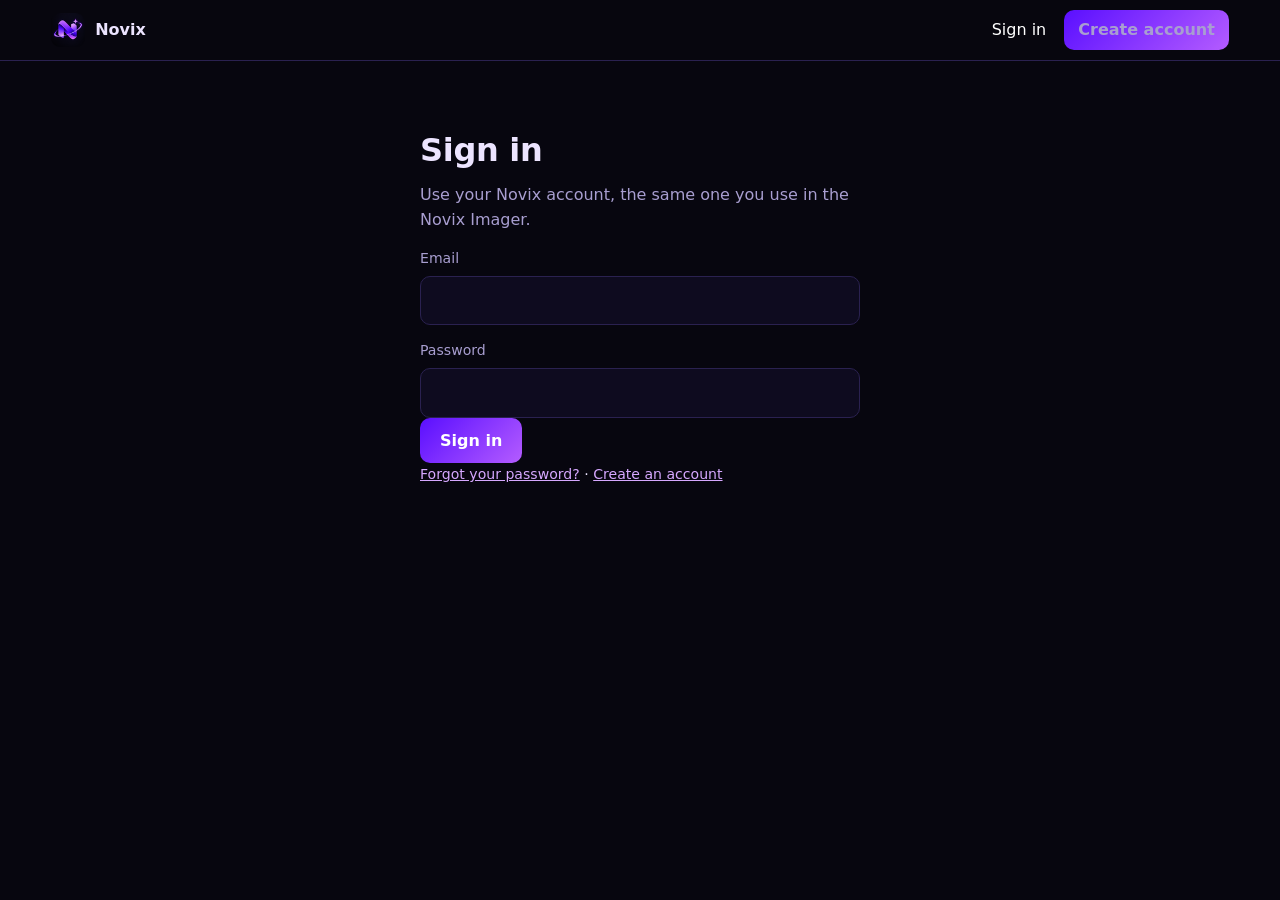
<file: app.html>
<!doctype html>
<html lang="en">
<head>
  <meta charset="UTF-8" />
  <meta name="viewport" content="width=device-width, initial-scale=1.0" />
  <meta http-equiv="Content-Security-Policy" content="default-src 'self'; script-src 'self'; style-src 'self'; img-src 'self' data: blob: https://*.supabase.co; connect-src 'self' https://*.supabase.co;" />
  <meta name="theme-color" content="#07060f" />
  <title>Novix Network</title>
  <link rel="icon" href="assets/favicon.png" />
  <script type="module" crossorigin src="./assets/app-DNahvG9W.js"></script>
  <link rel="stylesheet" crossorigin href="./assets/app-DG1XPw6j.css">
</head>
<body>
  <div id="app"><p>Loading...</p></div>
</body>
</html>
</file>
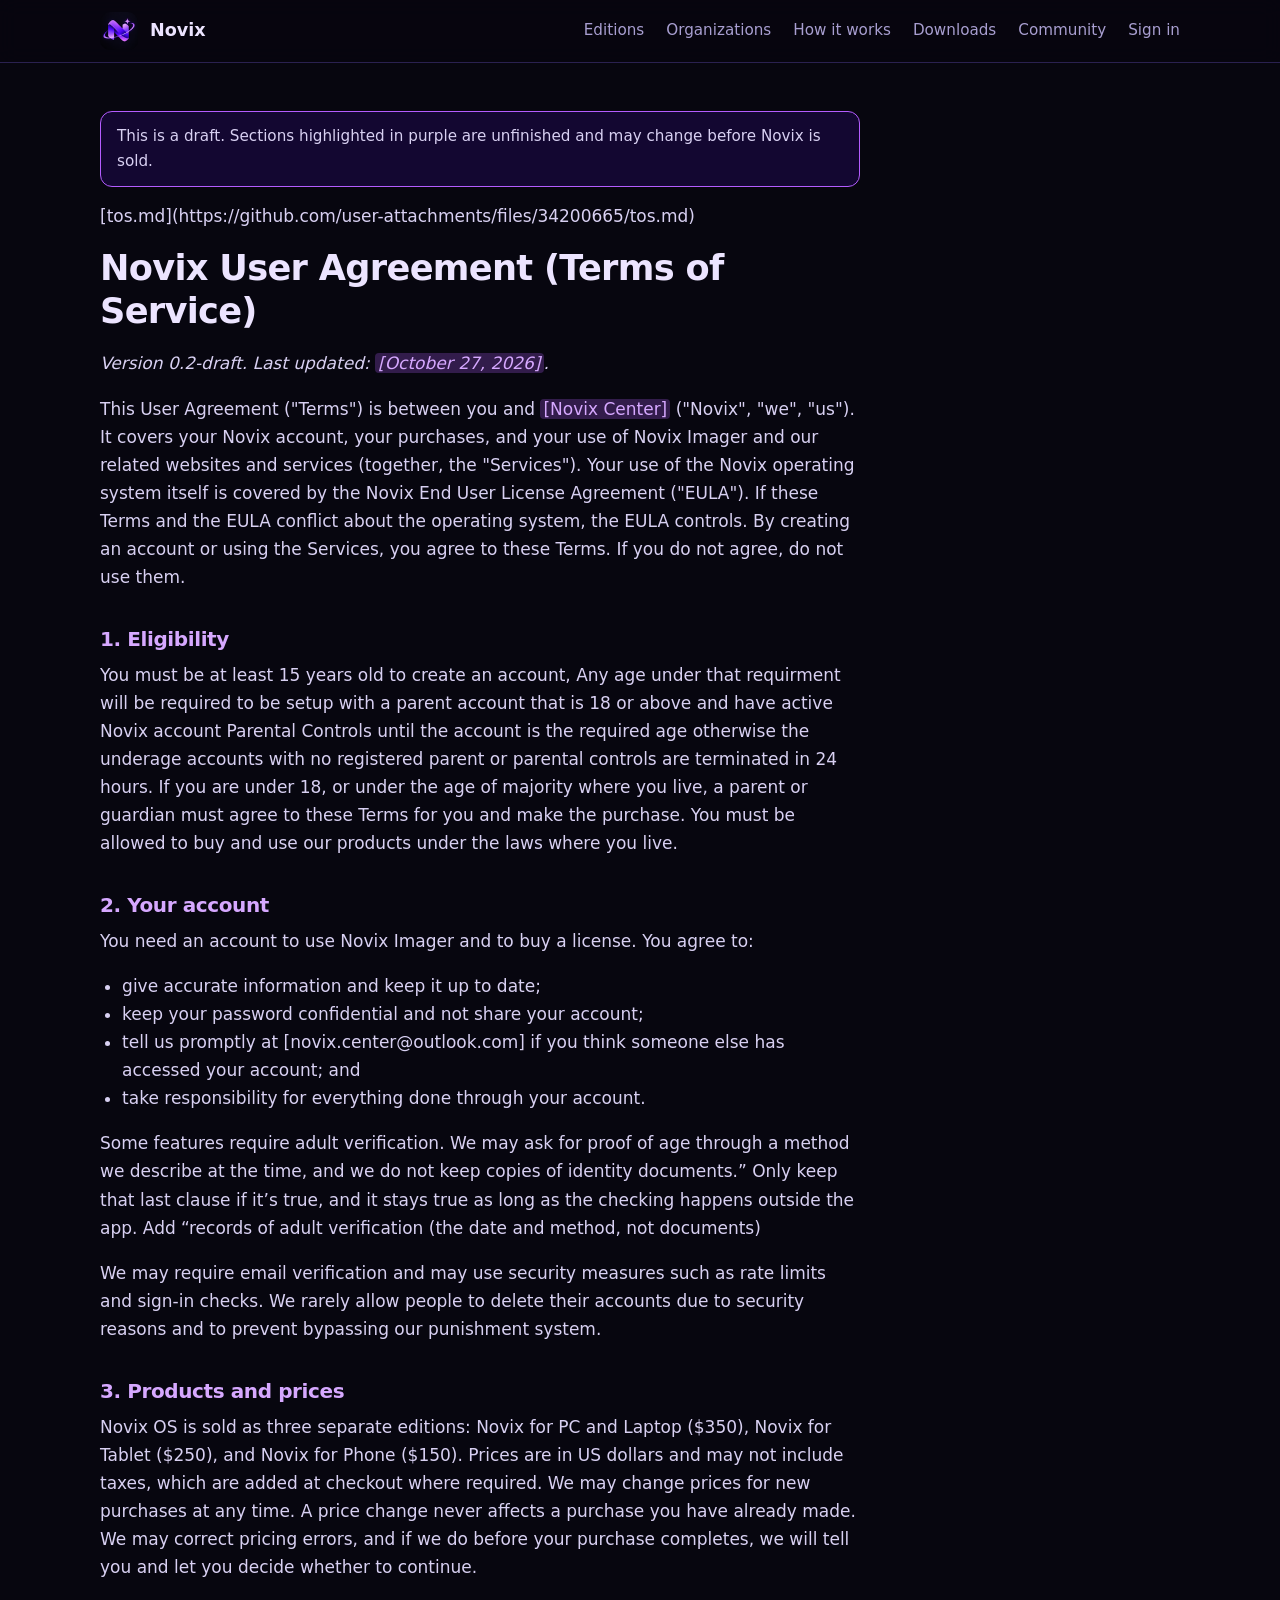
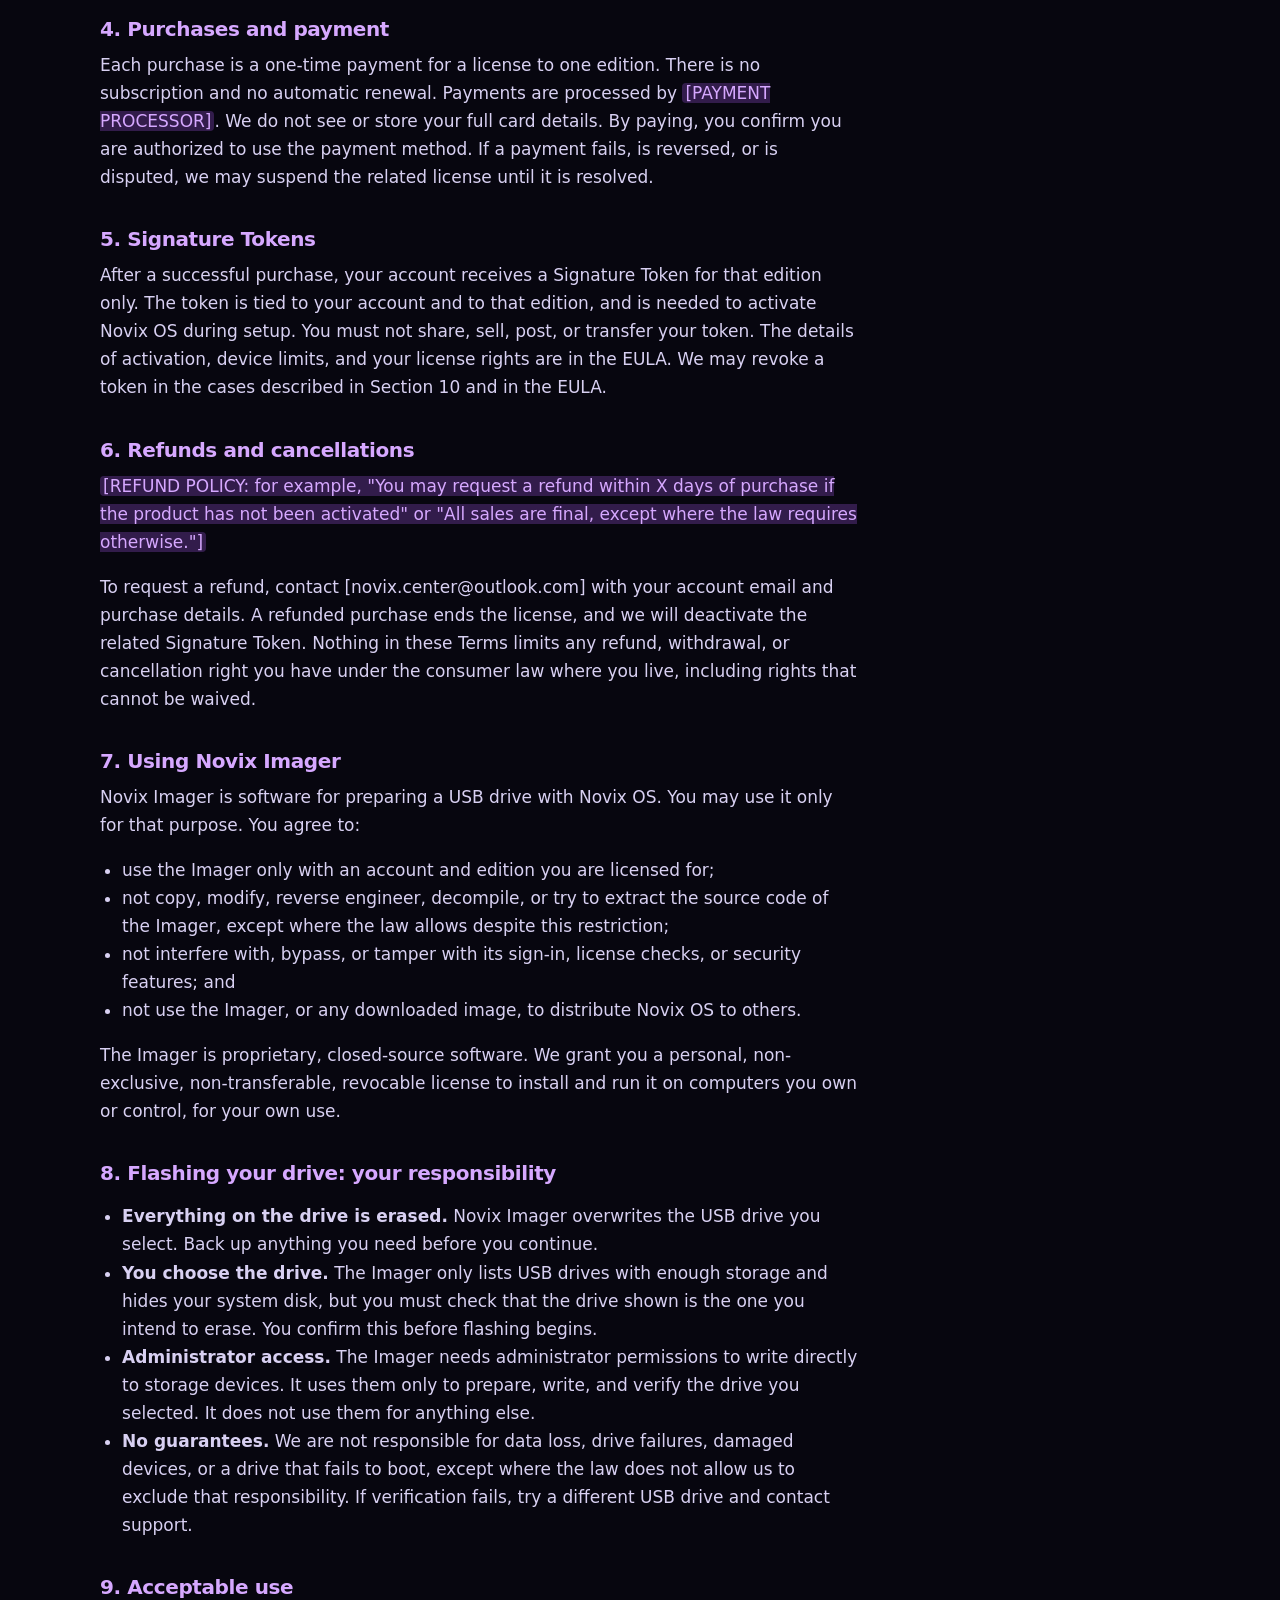
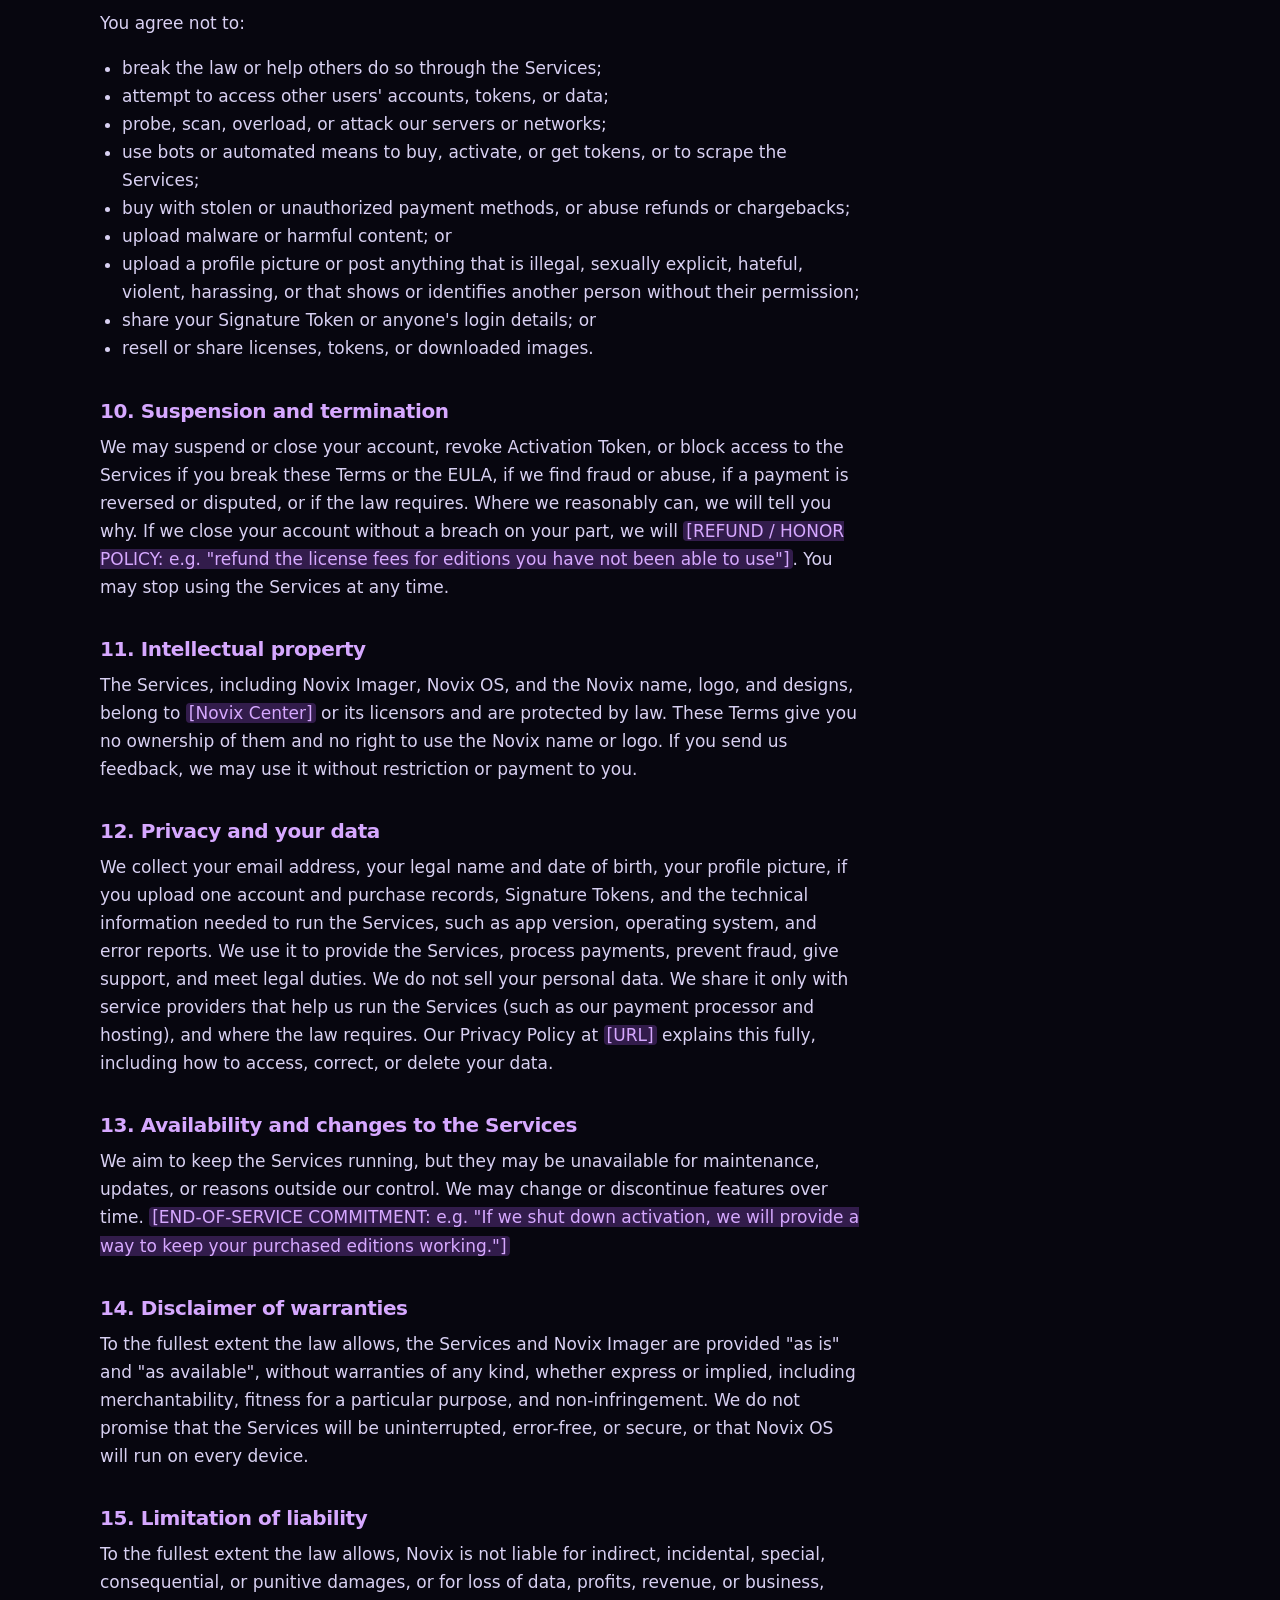
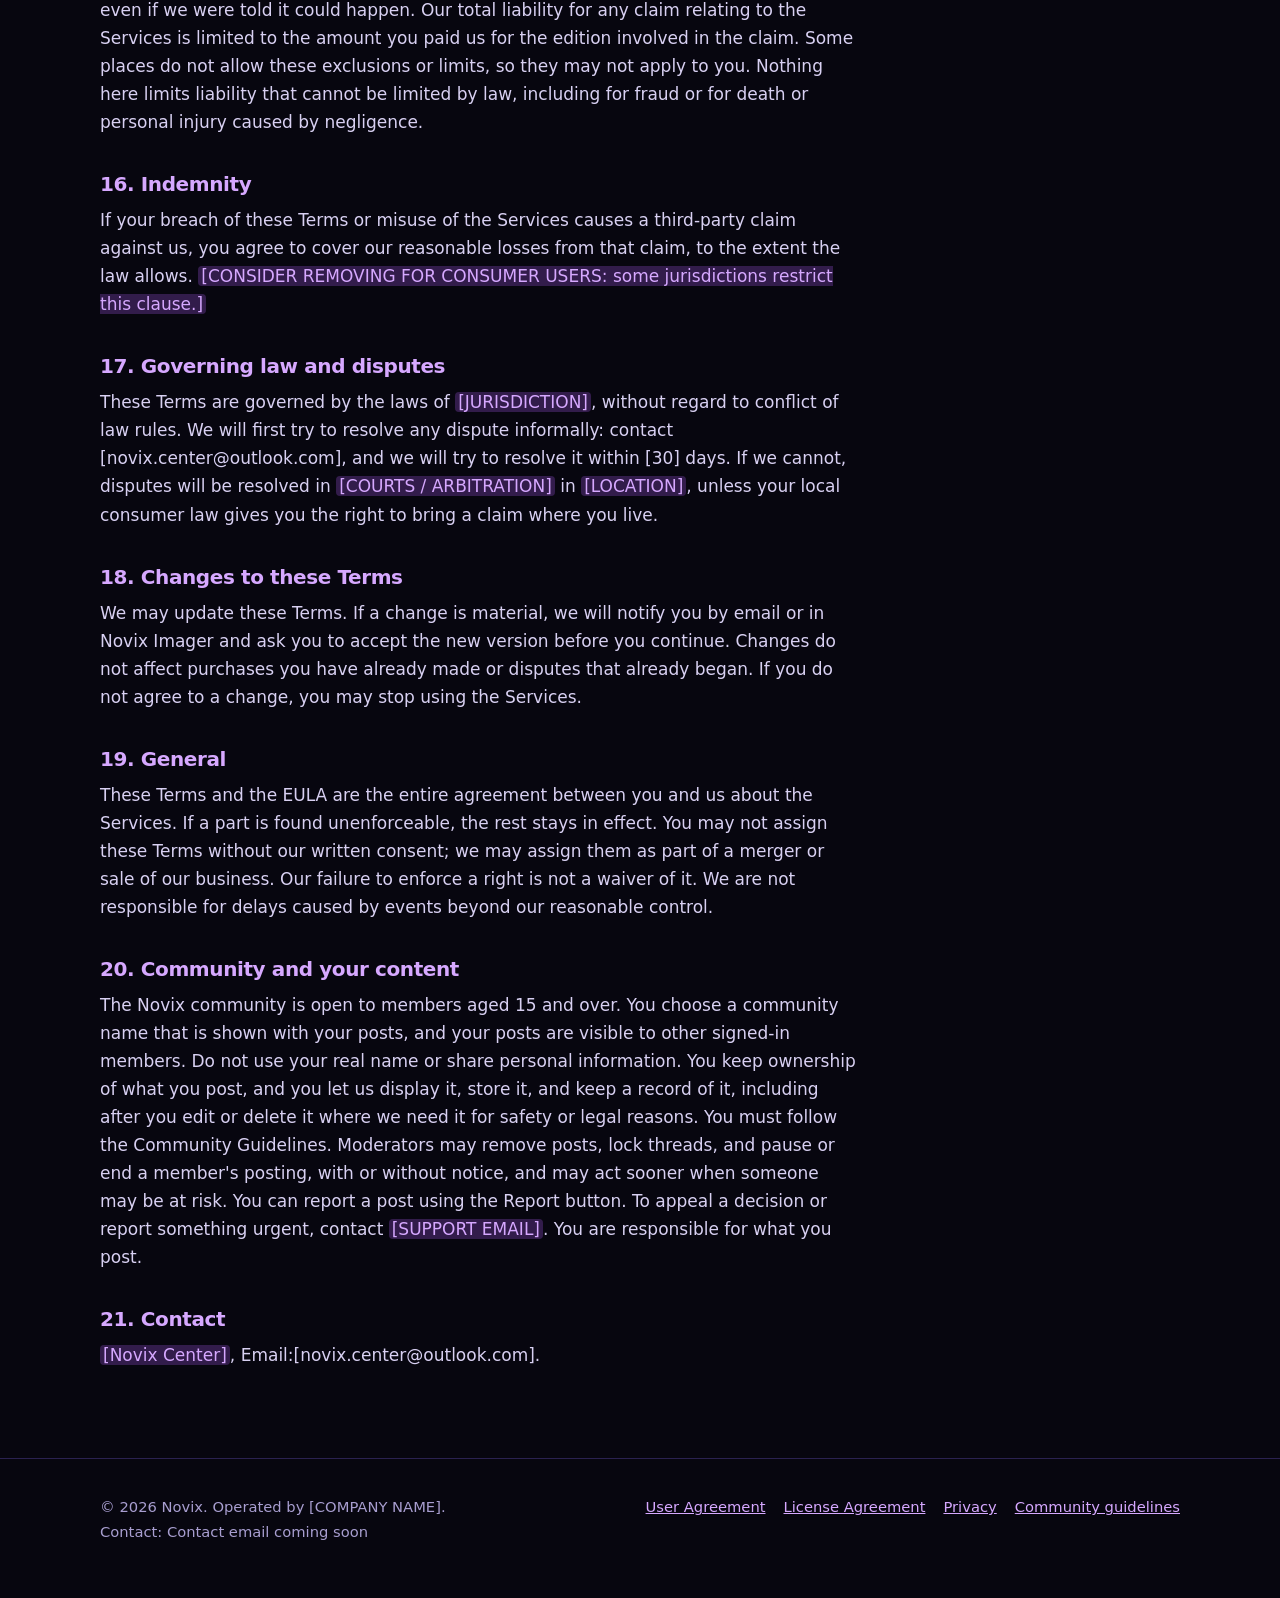
<file: terms.html>
<!doctype html>
<html lang="en">
<head>
  <meta charset="utf-8" />
  <meta name="viewport" content="width=device-width, initial-scale=1" />
  <title>Novix User Agreement</title>
  <meta name="description" content="The Novix User Agreement (Terms of Service)." />
  <meta name="theme-color" content="#07060f" />
  <link rel="icon" href="assets/favicon.png" />
  <link rel="stylesheet" href="style.css" />
</head>
<body>
<header class="site"><div class="wrap">
  <a class="brand" href="index.html"><img src="assets/favicon.png" alt="" />Novix</a>
  <nav class="main" aria-label="Main"><a href="index.html#editions">Editions</a><a href="index.html#organizations">Organizations</a><a href="index.html#how">How it works</a><a href="app.html#/downloads">Downloads</a><a href="app.html#/forum">Community</a><a href="app.html#/login">Sign in</a></nav>
</div></header>
<main class="wrap"><article class="doc" id="doc" data-doc="terms" data-title="User Agreement (Terms of Service)"><p class="dim">Loading...</p></article></main>
<footer><div class="wrap">
  <div>&copy; <span data-year></span> Novix. Operated by <span data-company></span>.<br />Contact: <a href="#" data-email data-show-value>support</a></div>
  <nav aria-label="Legal"><a href="terms.html">User Agreement</a><a href="license.html">License Agreement</a><a href="privacy.html">Privacy</a><a href="community.html">Community guidelines</a></nav>
</div></footer>
<script src="site.js"></script>
<script src="legal.js"></script>
</body></html>
</file>
<file: assets/app-DG1XPw6j.css>
:root{--ink: #07060f;--panel: #0e0b1f;--panel2: #15112d;--line: #2a2150;--violet: #5a0fff;--orchid: #b45cff;--lav: #d6a8ff;--mist: #ece4ff;--dim: #a89ed0;--bad: #ff7a90;--good: #7fe3b0}*{box-sizing:border-box}body{margin:0;background:var(--ink);color:var(--mist);font:16px/1.6 Segoe UI Variable,Segoe UI,system-ui,sans-serif}a{color:var(--lav)}a:hover{color:#fff}a:focus-visible,button:focus-visible,input:focus-visible,textarea:focus-visible{outline:2px solid var(--orchid);outline-offset:2px}h1,h2,h3{margin:0 0 .4em;line-height:1.2;letter-spacing:-.01em}h1{font-size:2rem}h2{font-size:1.2rem}h3{font-size:1.05rem}p{margin:0 0 .9em}.dim{color:var(--dim)}.small{font-size:.88rem}.bar{position:sticky;top:0;z-index:4;display:flex;justify-content:space-between;align-items:center;gap:16px;padding:10px 4vw;background:#07060fe6;border-bottom:1px solid var(--line)}.brand{display:flex;align-items:center;gap:10px;color:var(--mist);text-decoration:none;font-weight:700}.brand img{width:34px;height:34px;border-radius:9px}.bar nav{display:flex;align-items:center;gap:18px;flex-wrap:wrap}.bar nav a{color:var(--dim);text-decoration:none}.bar nav a.on,.bar nav a:hover{color:#fff}.page{width:min(860px,92vw);margin:0 auto;padding:34px 0 80px}.narrow{max-width:440px;margin:4vh auto 0}label{display:block;font-size:.88rem;color:var(--dim);margin:14px 0 6px}input,textarea{width:100%;background:var(--panel);border:1px solid var(--line);color:var(--mist);padding:11px 13px;border-radius:10px;font:inherit;color-scheme:dark}textarea{min-height:140px;resize:vertical}input[type=checkbox]{width:auto;margin-right:8px}input[type=file]{display:none}.check{display:flex;align-items:flex-start;font-size:.92rem;color:var(--mist)}.btn{display:inline-block;background:linear-gradient(135deg,var(--violet),var(--orchid));color:#fff;border:0;padding:10px 20px;border-radius:10px;font:inherit;font-weight:600;cursor:pointer;text-decoration:none}.btn:hover:not(:disabled){filter:brightness(1.12);color:#fff}.btn:disabled{opacity:.45;cursor:not-allowed}.btn.ghost{background:transparent;border:1px solid var(--line);color:var(--mist)}.btn.small{margin:0;padding:7px 14px}.btn.danger{background:#b3263f}.link{background:none;border:0;color:var(--lav);font:inherit;cursor:pointer;padding:0;margin:0}.link:hover{color:#fff}.row{display:flex;gap:10px;flex-wrap:wrap;align-items:center}.row.end{justify-content:flex-end}.top{display:flex;justify-content:space-between;align-items:center;gap:14px;flex-wrap:wrap}.panel,.card{background:var(--panel);border:1px solid var(--line);border-radius:16px;padding:20px 22px;margin-bottom:14px;display:block}a.card{text-decoration:none;color:var(--mist)}a.card:hover{border-color:var(--orchid)}.error{color:var(--bad)}.tok{color:var(--lav)}.empty{color:var(--dim);border:1px dashed var(--line);border-radius:12px;padding:16px}.msg{border-radius:12px;padding:10px 14px;margin-bottom:16px}.msg.error{border:1px solid var(--bad)}.msg.tok{border:1px solid var(--orchid);background:#5a0fff24}.avatar{width:40px;height:40px;border-radius:50%;object-fit:cover;flex:none;background:var(--violet);color:#fff;display:inline-grid;place-items:center;font-weight:700}.avatar.big{width:96px;height:96px;font-size:38px}.avrow{display:flex;gap:20px;align-items:center}.badge{font-size:.75rem;color:var(--lav);border:1px solid var(--orchid);border-radius:99px;padding:0 8px;margin-left:6px}.dl{display:flex;justify-content:space-between;align-items:center;gap:16px;flex-wrap:wrap;padding:14px 0;border-top:1px solid var(--line)}.dl:first-of-type{border-top:0}.mono{font-family:ui-monospace,Consolas,monospace;font-size:.78rem;word-break:break-all;color:var(--dim)}.thread{display:flex;justify-content:space-between;gap:14px;padding:14px 0;border-top:1px solid var(--line)}.thread:first-child{border-top:0}.thread a{font-weight:600;text-decoration:none}.post{padding:18px 0;border-top:1px solid var(--line)}.post:first-of-type{border-top:0}.who{display:flex;gap:12px;align-items:center;margin-bottom:8px}.who small{display:block;color:var(--dim)}.body{white-space:pre-wrap;overflow-wrap:anywhere}.acts{display:flex;gap:14px;margin-top:8px;font-size:.88rem}.overlay{position:fixed;top:0;right:0;bottom:0;left:0;background:#04030abf;display:grid;place-items:center;z-index:10}.modal{background:var(--panel2);border:1px solid var(--line);border-radius:16px;padding:24px;width:min(440px,90vw)}.announcement-form{margin-bottom:18px}.announcement{margin-top:12px}.announcement-head{display:flex;align-items:center;justify-content:space-between;gap:12px;margin-bottom:10px}.announcement-body{white-space:pre-wrap;word-break:break-word;color:var(--mist)}.announcement-meta{margin-top:10px;color:var(--dim);font-size:.8rem}.danger-link{color:#ff9aa7}.danger-link:hover{color:#ffd4db}.home-shell{display:flex;flex-direction:column;gap:26px}.home-hero{display:grid;grid-template-columns:1.5fr .9fr;gap:22px;background:linear-gradient(135deg,#5a0fff29,#140e20cc);border:1px solid var(--line);border-radius:22px;padding:30px;min-height:240px}.hero-copy{display:flex;flex-direction:column;justify-content:center}.kicker{display:inline-block;color:var(--lav);letter-spacing:.08em;text-transform:uppercase;font-size:.72rem;font-weight:700;margin-bottom:8px}.hero-copy h1{font-size:clamp(2.2rem,4vw,4rem);margin-bottom:8px}.hero-copy p{max-width:560px;color:var(--dim);font-size:1.05rem}.hero-actions{display:flex;gap:12px;flex-wrap:wrap;margin-top:16px}.hero-panel{background:#110e1be6;border:1px solid var(--line);border-radius:20px;padding:16px;display:flex;flex-direction:column;justify-content:center;min-height:180px}.hero-panel-top{display:flex;align-items:center;gap:10px;color:var(--lav);font-weight:600;margin-bottom:18px}.dot{width:10px;height:10px;border-radius:50%;background:linear-gradient(135deg,var(--good),#9df0c7);box-shadow:0 0 18px #7df5afcc}.hero-panel-body{display:flex;flex-direction:column;gap:12px}.mini-row{display:flex;justify-content:space-between;gap:12px;padding:10px 0;border-bottom:1px solid var(--line);color:var(--dim)}.mini-row strong{color:var(--mist)}.home-grid-stats{display:grid;grid-template-columns:repeat(4,minmax(0,1fr));gap:16px}.home-stat{background:var(--panel);border:1px solid var(--line);border-radius:18px;padding:18px 16px;min-height:110px}.home-stat.good{border-color:#7de3b099}.home-stat.neutral{border-color:#d4a8ff80}.stat-label{color:var(--dim);font-size:.8rem;text-transform:uppercase;letter-spacing:.08em;margin-bottom:12px}.stat-value{font-size:1.4rem;font-weight:700;color:var(--mist)}.home-stack{display:grid;grid-template-columns:1.7fr .9fr;gap:22px}.panel-header{display:flex;justify-content:space-between;align-items:center;gap:12px;margin-bottom:16px}.announcement-editor{background:#ffffff05;border:1px solid var(--line);border-radius:14px;padding:16px;margin-bottom:18px}.announcement-card{border:1px solid var(--line);background:#ffffff05;border-radius:16px;padding:18px;margin-bottom:14px}.announcement-top{display:flex;justify-content:space-between;align-items:center;gap:12px;margin-bottom:10px}.announcement-title{font-weight:700;font-size:1.05rem}.side-stack{display:flex;flex-direction:column;gap:18px}.stack-links{display:flex;flex-direction:column;gap:12px}.stack-links a,.muted-link{color:var(--lav);text-decoration:none;border:1px solid var(--line);background:#ffffff05;border-radius:12px;padding:10px 12px;display:block}.stack-links a:hover{border-color:var(--orchid);color:#fff}.muted-link{opacity:.8}@media (max-width: 860px){.home-hero,.home-stack,.home-grid-stats{grid-template-columns:1fr}.home-hero{padding:18px}}.shell{display:grid;grid-template-columns:268px minmax(0,1fr);min-height:100vh}.side{position:sticky;top:0;height:100vh;overflow-y:auto;display:flex;flex-direction:column;gap:6px;padding:18px 14px;background:radial-gradient(120% 60% at 20% 0%,#1b0f4d 0%,var(--panel) 62%);border-right:1px solid var(--line)}.side .brand{padding:4px 8px 14px;font-size:1.1rem}.me{display:flex;align-items:center;gap:12px;padding:12px;margin-bottom:10px;background:#ffffff0a;border:1px solid var(--line);border-radius:14px}.me b{display:block;overflow-wrap:anywhere;line-height:1.25}.me small{color:var(--dim);display:block;overflow-wrap:anywhere;margin-top:2px}.me .badge{margin-left:0}.side nav{display:grid;gap:4px}.side-label{margin:14px 10px 4px;font-size:.72rem;letter-spacing:.08em;text-transform:uppercase;color:var(--dim)}.side-btn{display:flex;align-items:center;gap:12px;padding:11px 12px;border-radius:12px;color:var(--dim);text-decoration:none;font-weight:500}.side-btn:hover{background:#b45cff1f;color:#fff}.side-btn.on{background:linear-gradient(135deg,#5a0fff73,#b45cff40);color:#fff;box-shadow:inset 0 0 0 1px #d6a8ff59}.side-btn .count{margin-left:auto}.ico{width:20px;height:20px;flex:none}.count{background:var(--violet);color:#fff;border-radius:99px;font-size:.75rem;padding:0 8px}.side-foot{margin-top:auto;display:grid;gap:4px;padding-top:14px;border-top:1px solid var(--line)}.side-foot button.side-btn{background:none;border:0;font:inherit;font-weight:500;width:100%;text-align:left;cursor:pointer}.shell .page{width:min(900px,calc(100% - 56px))}.mbar,.scrim{display:none}@media (max-width: 900px){.shell{display:block}.mbar{display:flex;align-items:center;gap:12px;position:sticky;top:0;z-index:5;padding:10px 4vw;background:#07060feb;border-bottom:1px solid var(--line);-webkit-backdrop-filter:blur(10px);backdrop-filter:blur(10px)}.menu-btn{background:none;border:1px solid var(--line);color:var(--mist);border-radius:10px;padding:8px;cursor:pointer;display:grid;place-items:center}.side{position:fixed;z-index:7;left:0;top:0;width:min(300px,86vw);transform:translate(-102%);transition:transform .2s ease}.shell.menu-open .side{transform:none}.shell.menu-open .scrim{display:block;position:fixed;top:0;right:0;bottom:0;left:0;z-index:6;background:#04030aa6}.shell .page{width:min(900px,92vw)}}@media (prefers-reduced-motion: reduce){.side{transition:none}}select{width:100%;background:var(--panel);border:1px solid var(--line);color:var(--mist);padding:11px 13px;border-radius:10px;font:inherit;color-scheme:dark}.modal label{margin-top:12px}
</file>
<file: style.css>
:root { --ink:#07060f; --panel:#0e0b1f; --panel2:#15112d; --line:#2a2150; --violet:#5a0fff; --orchid:#b45cff; --lav:#d6a8ff; --mist:#ece4ff; --dim:#a89ed0; }
* { box-sizing: border-box; }
html { scroll-behavior: smooth; scroll-padding-top: 84px; }
body { margin: 0; background: var(--ink); color: var(--mist); font: 17px/1.65 "Segoe UI Variable", "Segoe UI", system-ui, -apple-system, sans-serif; }
a { color: var(--lav); } a:hover { color: #fff; }
a:focus-visible, button:focus-visible, summary:focus-visible { outline: 2px solid var(--orchid); outline-offset: 3px; border-radius: 6px; }
h1, h2, h3 { line-height: 1.2; letter-spacing: -0.02em; margin: 0 0 .5em; }
h1 { font-size: clamp(2.4rem, 6vw, 4rem); } h2 { font-size: clamp(1.6rem, 3.4vw, 2.3rem); } h3 { font-size: 1.15rem; }
p { margin: 0 0 1em; } .dim { color: var(--dim); }
.wrap { width: min(1080px, 92vw); margin: 0 auto; }
header.site { position: sticky; top: 0; z-index: 5; background: rgba(7, 6, 15, .86); backdrop-filter: blur(10px); border-bottom: 1px solid var(--line); }
header.site .wrap { display: flex; align-items: center; justify-content: space-between; gap: 16px; padding: 12px 0; }
.brand { display: flex; align-items: center; gap: 12px; color: var(--mist); text-decoration: none; font-weight: 700; font-size: 1.1rem; }
.brand img { width: 38px; height: 38px; border-radius: 10px; }
nav.main { display: flex; gap: 22px; flex-wrap: wrap; } nav.main a { color: var(--dim); text-decoration: none; font-size: .95rem; } nav.main a:hover { color: #fff; }
.hero { padding: 84px 0 64px; background: radial-gradient(70% 90% at 75% 20%, rgba(90, 15, 255, .32), transparent 70%), radial-gradient(50% 60% at 10% 90%, rgba(180, 92, 255, .16), transparent 70%); }
.hero .wrap { display: grid; grid-template-columns: 1.25fr .75fr; gap: 40px; align-items: center; }
.hero img { width: 100%; max-width: 340px; border-radius: 40px; justify-self: center; box-shadow: 0 0 90px rgba(130, 60, 255, .45); }
.lead { font-size: 1.25rem; color: var(--dim); max-width: 38ch; }
.chip { display: inline-block; border: 1px solid var(--orchid); color: var(--lav); border-radius: 99px; padding: 3px 14px; font-size: .85rem; margin-bottom: 18px; }
.cta { display: flex; gap: 12px; flex-wrap: wrap; margin-top: 26px; }
.button { display: inline-block; background: linear-gradient(135deg, var(--violet), var(--orchid)); color: #fff; text-decoration: none; font-weight: 600; padding: 12px 24px; border-radius: 12px; border: 0; }
.button:hover { color: #fff; filter: brightness(1.12); }
.button.ghost { background: transparent; border: 1px solid var(--line); color: var(--mist); } .button.ghost:hover { border-color: var(--orchid); }
.button.disabled { background: var(--panel2); color: var(--dim); border: 1px dashed var(--line); cursor: default; }
section { padding: 64px 0; } section.alt { background: var(--panel); border-block: 1px solid var(--line); }
.grid { display: grid; grid-template-columns: repeat(auto-fit, minmax(240px, 1fr)); gap: 16px; margin-top: 26px; }
.card { background: var(--panel2); border: 1px solid var(--line); border-radius: 18px; padding: 24px; }
.card .price { font-size: 2rem; font-weight: 700; margin: 6px 0 2px; }
.tag { font-size: .8rem; color: var(--dim); border: 1px solid var(--line); border-radius: 99px; padding: 2px 10px; display: inline-block; }
ol.steps { counter-reset: s; list-style: none; padding: 0; display: grid; gap: 14px; margin-top: 24px; }
ol.steps li { counter-increment: s; background: var(--panel2); border: 1px solid var(--line); border-radius: 14px; padding: 16px 18px 16px 62px; position: relative; }
ol.steps li::before { content: counter(s); position: absolute; left: 18px; top: 14px; width: 30px; height: 30px; border-radius: 50%; background: var(--violet); display: grid; place-items: center; font-weight: 700; font-size: .95rem; }
ol.steps b { display: block; } ol.steps span { color: var(--dim); }
.shots { display: grid; grid-template-columns: repeat(auto-fit, minmax(260px, 1fr)); gap: 16px; margin-top: 24px; }
.shots img { width: 100%; border-radius: 12px; border: 1px solid var(--line); } .shots figure { margin: 0; } .shots figcaption { color: var(--dim); font-size: .9rem; margin-top: 6px; }
details { background: var(--panel2); border: 1px solid var(--line); border-radius: 14px; padding: 14px 18px; margin-bottom: 10px; }
summary { cursor: pointer; font-weight: 600; } details p { margin: 10px 0 0; color: var(--dim); }
footer { padding: 36px 0 54px; border-top: 1px solid var(--line); color: var(--dim); font-size: .92rem; }
footer .wrap { display: flex; flex-wrap: wrap; justify-content: space-between; gap: 18px; } footer nav { display: flex; gap: 18px; flex-wrap: wrap; }
.doc { padding: 48px 0 72px; max-width: 760px; } .doc h1 { font-size: 2.2rem; } .doc h2 { font-size: 1.25rem; margin-top: 1.8em; color: var(--lav); }
.doc p, .doc li { color: #d8d0f2; } .doc ul { padding-left: 1.3em; }
.doc mark { background: rgba(180, 92, 255, .25); color: var(--lav); border-radius: 4px; padding: 0 3px; }
.draft { border: 1px solid var(--orchid); background: rgba(90, 15, 255, .14); border-radius: 12px; padding: 12px 16px; font-size: .95rem; }
@media (max-width: 760px) { .hero .wrap { grid-template-columns: 1fr; } .hero img { max-width: 220px; order: -1; } nav.main { display: none; } }
@media (prefers-reduced-motion: reduce) { html { scroll-behavior: auto; } }

/* signed-in state on public pages */
html:not(.signed-in) .only-in { display: none; }
html.signed-in .only-out { display: none; }
</file>
